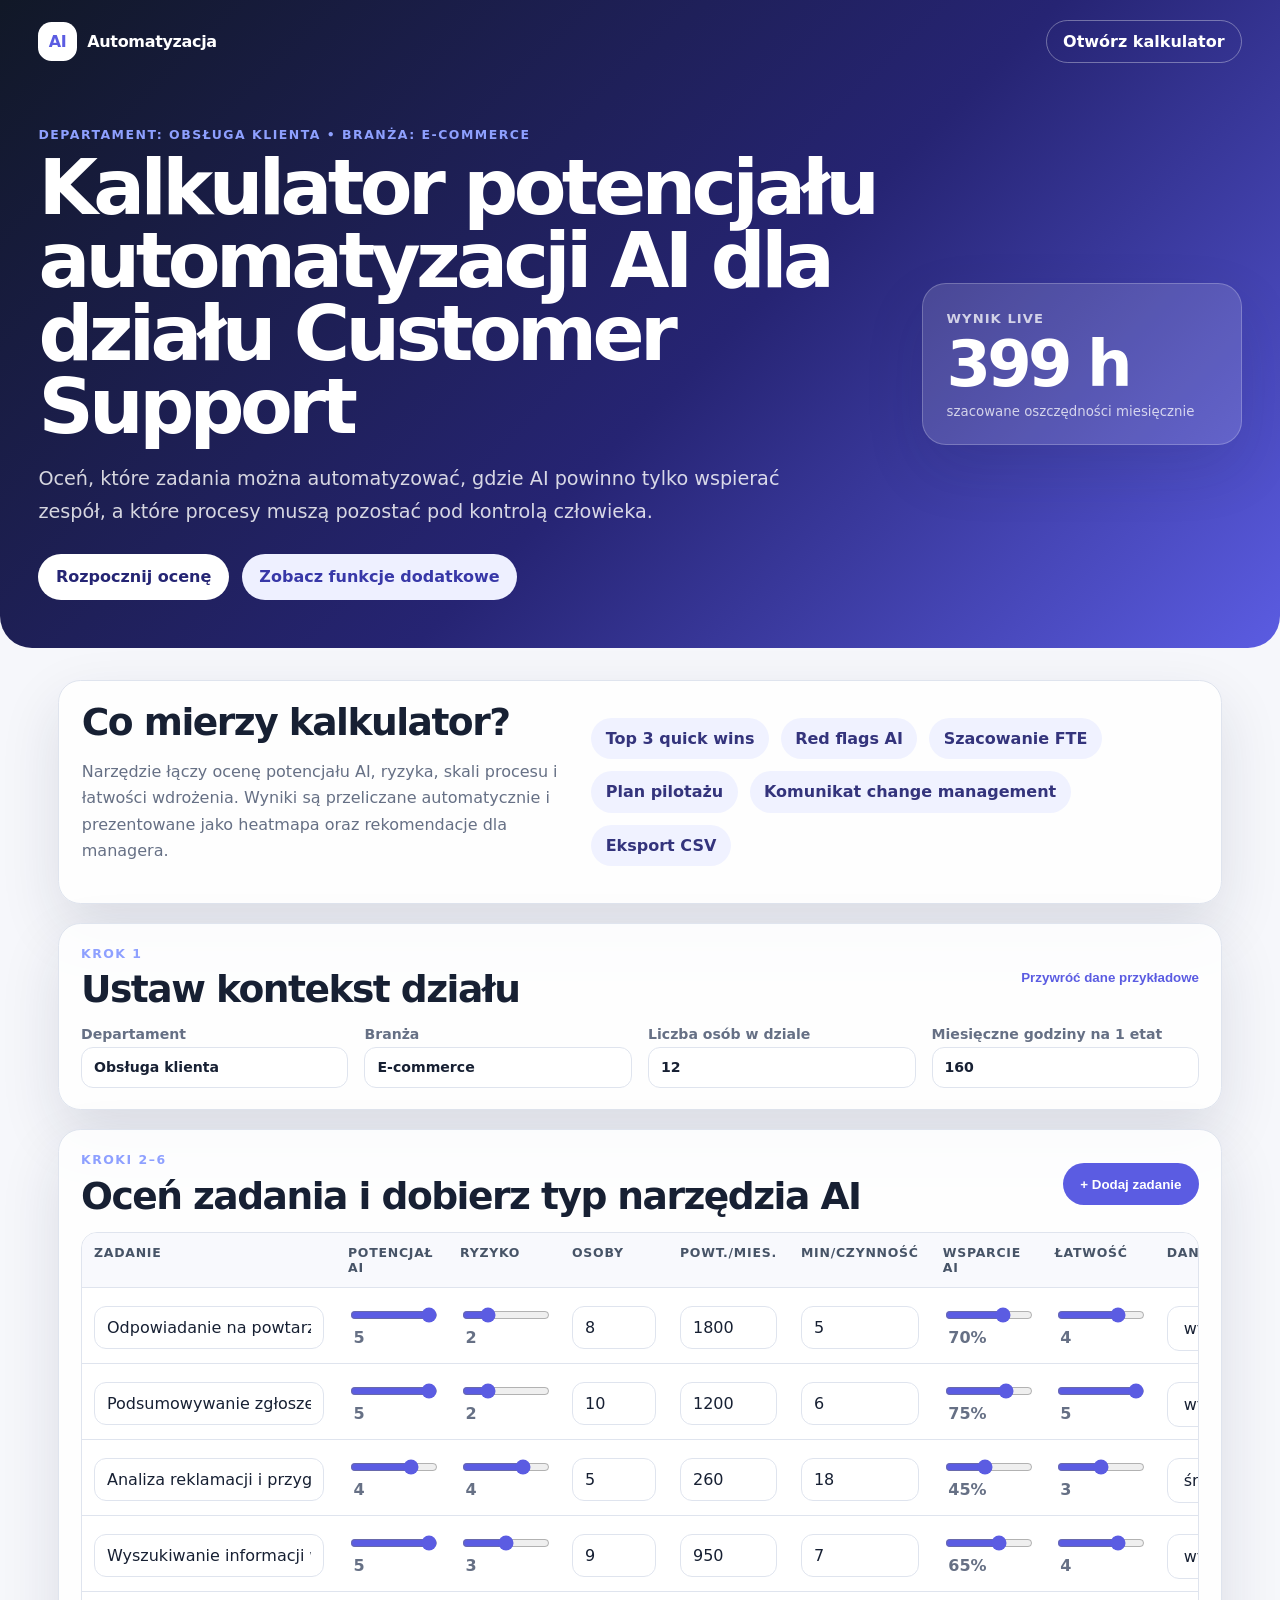
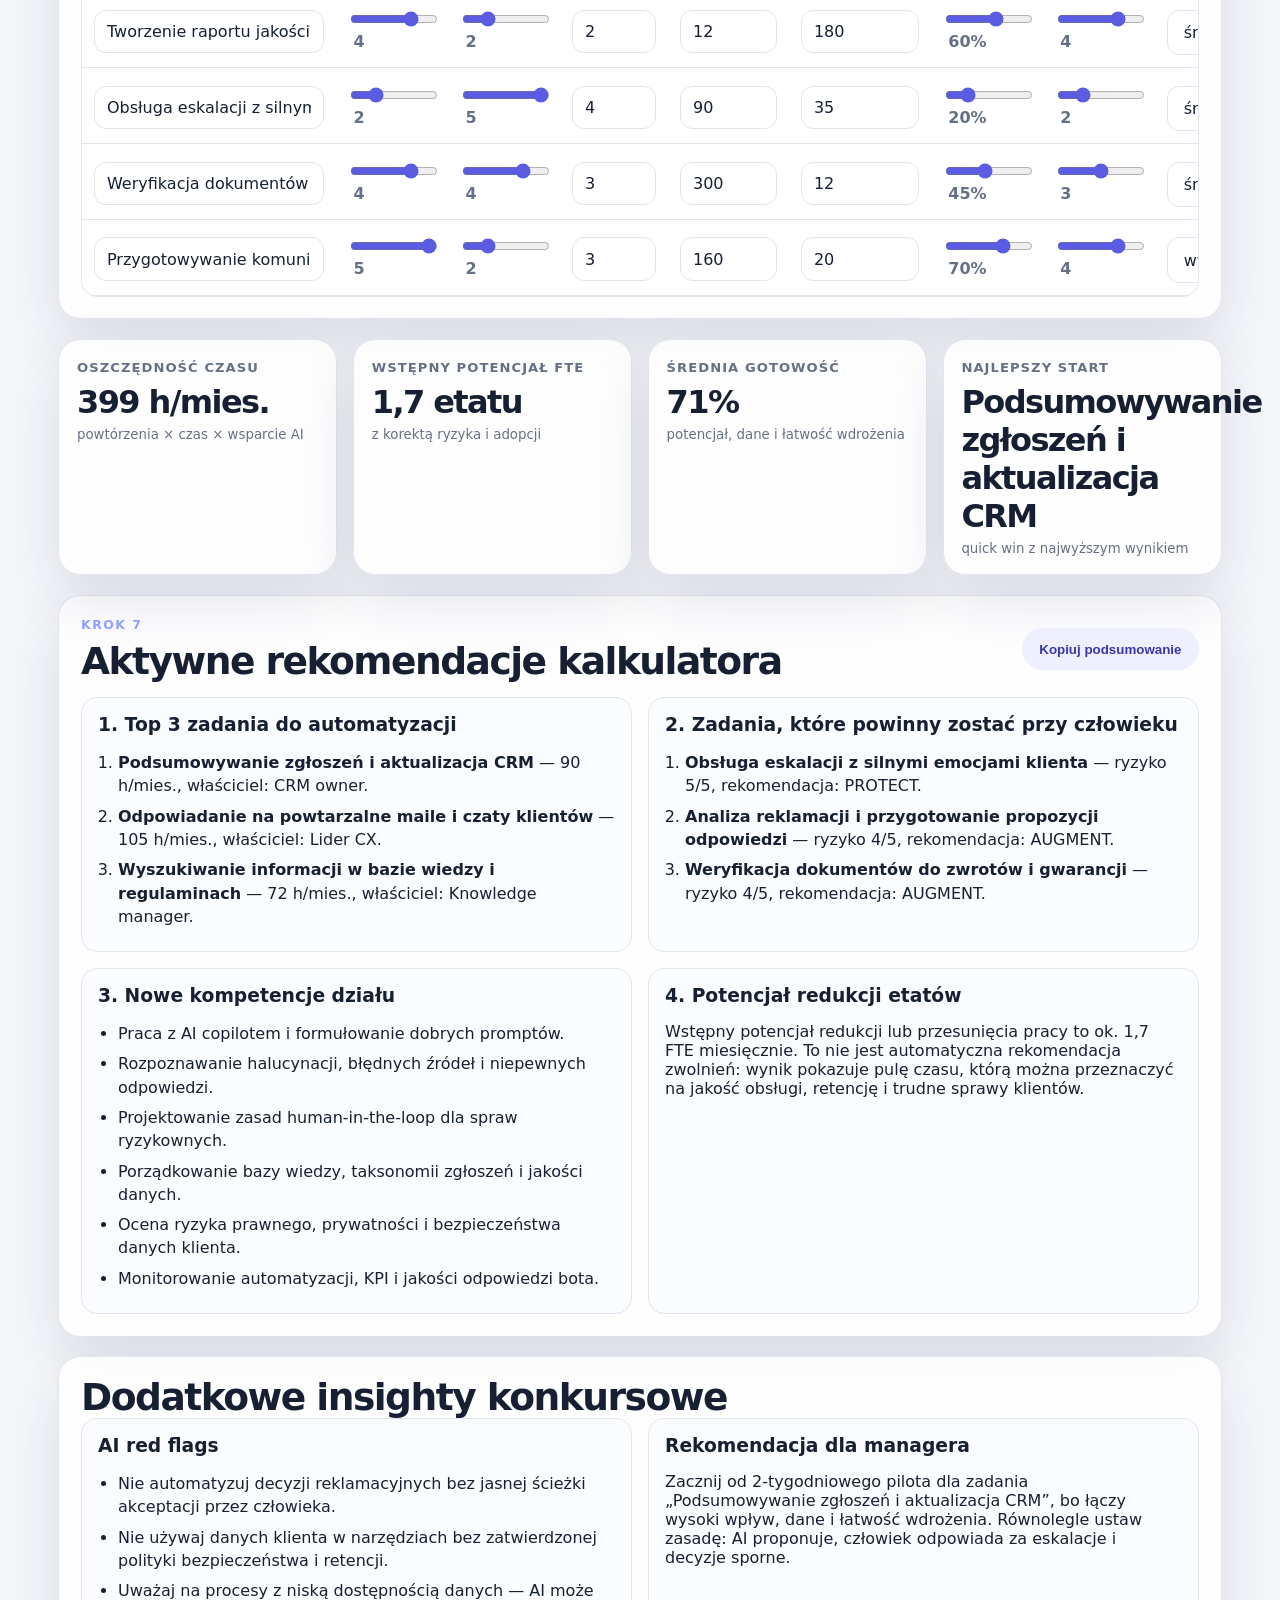
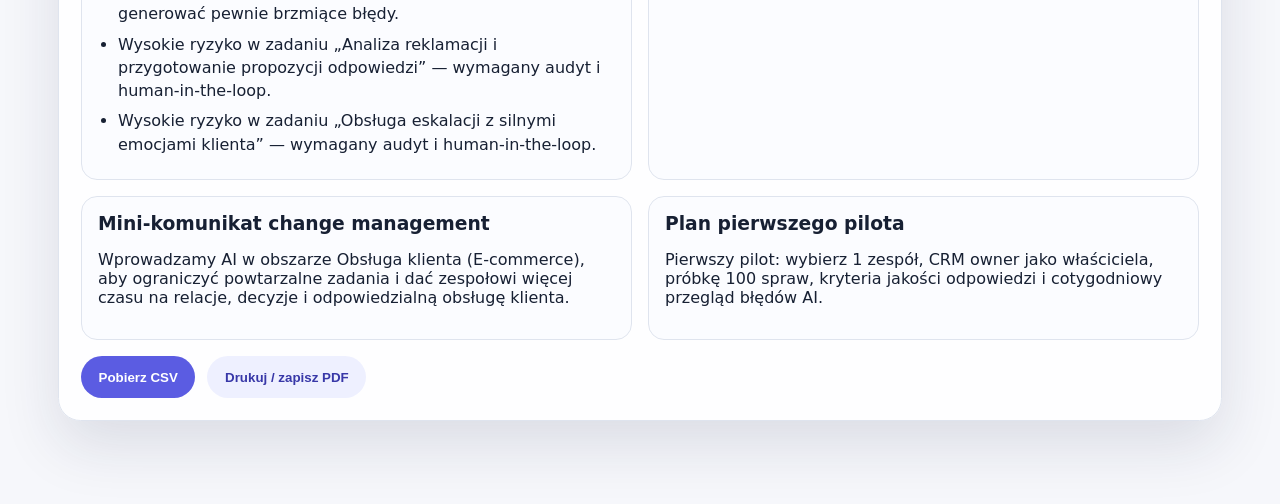
<file: index.html>
<!doctype html>
<html lang="pl">
<head>
  <meta charset="utf-8" />
  <meta name="viewport" content="width=device-width, initial-scale=1" />
  <title>AI Automatyzacja — mini-kalkulator potencjału</title>
  <link rel="stylesheet" href="styles.css" />
</head>
<body>
  <header class="hero">
    <nav class="topbar" aria-label="Główna nawigacja">
      <div class="brand"><span class="brand-mark">AI</span> Automatyzacja</div>
      <a class="ghost-link" href="#calculator">Otwórz kalkulator</a>
    </nav>
    <section class="hero-grid">
      <div>
        <p class="eyebrow">Departament: Obsługa klienta • Branża: e-commerce</p>
        <h1>Kalkulator potencjału automatyzacji AI dla działu Customer Support</h1>
        <p class="lead">Oceń, które zadania można automatyzować, gdzie AI powinno tylko wspierać zespół, a które procesy muszą pozostać pod kontrolą człowieka.</p>
        <div class="hero-actions">
          <a class="primary-link" href="#calculator">Rozpocznij ocenę</a>
          <a class="secondary-link" href="#features">Zobacz funkcje dodatkowe</a>
        </div>
      </div>
      <aside class="score-card" aria-label="Podsumowanie kalkulatora">
        <span class="score-label">Wynik live</span>
        <strong id="heroScore">0 h</strong>
        <small>szacowane oszczędności miesięcznie</small>
      </aside>
    </section>
  </header>

  <main>
    <section class="intro" id="features">
      <div>
        <h2>Co mierzy kalkulator?</h2>
        <p>Narzędzie łączy ocenę potencjału AI, ryzyka, skali procesu i łatwości wdrożenia. Wyniki są przeliczane automatycznie i prezentowane jako heatmapa oraz rekomendacje dla managera.</p>
      </div>
      <div class="feature-list">
        <span>Top 3 quick wins</span>
        <span>Red flags AI</span>
        <span>Szacowanie FTE</span>
        <span>Plan pilotażu</span>
        <span>Komunikat change management</span>
        <span>Eksport CSV</span>
      </div>
    </section>

    <section class="panel" id="calculator">
      <div class="panel-header">
        <div>
          <p class="eyebrow">Krok 1</p>
          <h2>Ustaw kontekst działu</h2>
        </div>
        <button id="resetBtn" class="text-button" type="button">Przywróć dane przykładowe</button>
      </div>
      <div class="context-grid">
        <label>Departament
          <input id="department" value="Obsługa klienta" />
        </label>
        <label>Branża
          <input id="industry" value="E-commerce" />
        </label>
        <label>Liczba osób w dziale
          <input id="teamSize" type="number" min="1" value="12" />
        </label>
        <label>Miesięczne godziny na 1 etat
          <input id="fteHours" type="number" min="1" value="160" />
        </label>
      </div>
    </section>

    <section class="panel">
      <div class="panel-header">
        <div>
          <p class="eyebrow">Kroki 2–6</p>
          <h2>Oceń zadania i dobierz typ narzędzia AI</h2>
        </div>
        <button id="addTaskBtn" class="primary-button" type="button">+ Dodaj zadanie</button>
      </div>
      <div class="table-wrap">
        <table aria-describedby="tableHelp">
          <caption id="tableHelp">Tabela zadań: potencjał AI, ryzyko, skala, oszczędności, rekomendacja i narzędzie.</caption>
          <thead>
            <tr>
              <th>Zadanie</th>
              <th>Potencjał AI</th>
              <th>Ryzyko</th>
              <th>Osoby</th>
              <th>Powt./mies.</th>
              <th>Min/czynność</th>
              <th>Wsparcie AI</th>
              <th>Łatwość</th>
              <th>Dane</th>
              <th>Właściciel</th>
              <th>Rekomendacja</th>
              <th>Narzędzie AI</th>
              <th>Oszczędność</th>
              <th></th>
            </tr>
          </thead>
          <tbody id="taskRows"></tbody>
        </table>
      </div>
    </section>

    <section class="dashboard" aria-label="Wyniki kalkulatora">
      <article class="metric">
        <span>Oszczędność czasu</span>
        <strong id="timeSaved">0 h/mies.</strong>
        <small>powtórzenia × czas × wsparcie AI</small>
      </article>
      <article class="metric">
        <span>Wstępny potencjał FTE</span>
        <strong id="ftePotential">0,0 etatu</strong>
        <small>z korektą ryzyka i adopcji</small>
      </article>
      <article class="metric">
        <span>Średnia gotowość</span>
        <strong id="readiness">0%</strong>
        <small>potencjał, dane i łatwość wdrożenia</small>
      </article>
      <article class="metric">
        <span>Najlepszy start</span>
        <strong id="bestPilot">—</strong>
        <small>quick win z najwyższym wynikiem</small>
      </article>
    </section>

    <section class="answers panel">
      <div class="panel-header">
        <div>
          <p class="eyebrow">Krok 7</p>
          <h2>Aktywne rekomendacje kalkulatora</h2>
        </div>
        <button id="copySummaryBtn" class="secondary-button" type="button">Kopiuj podsumowanie</button>
      </div>
      <div class="answer-grid">
        <article>
          <h3>1. Top 3 zadania do automatyzacji</h3>
          <ol id="quickWins"></ol>
        </article>
        <article>
          <h3>2. Zadania, które powinny zostać przy człowieku</h3>
          <ol id="protectedTasks"></ol>
        </article>
        <article>
          <h3>3. Nowe kompetencje działu</h3>
          <ul id="skillsList"></ul>
        </article>
        <article>
          <h3>4. Potencjał redukcji etatów</h3>
          <p id="fteNarrative"></p>
        </article>
      </div>
    </section>

    <section class="panel insights">
      <h2>Dodatkowe insighty konkursowe</h2>
      <div class="insight-grid">
        <article>
          <h3>AI red flags</h3>
          <ul id="redFlags"></ul>
        </article>
        <article>
          <h3>Rekomendacja dla managera</h3>
          <p id="managerRecommendation"></p>
        </article>
        <article>
          <h3>Mini-komunikat change management</h3>
          <p id="changeMessage"></p>
        </article>
        <article>
          <h3>Plan pierwszego pilota</h3>
          <p id="pilotPlan"></p>
        </article>
      </div>
      <div class="export-actions">
        <button id="downloadCsvBtn" class="primary-button" type="button">Pobierz CSV</button>
        <button id="printBtn" class="secondary-button" type="button">Drukuj / zapisz PDF</button>
      </div>
    </section>
  </main>

  <template id="taskRowTemplate">
    <tr>
      <td><input class="task-name" aria-label="Nazwa zadania" /></td>
      <td><input class="ai-potential" type="range" min="1" max="5" /><output></output></td>
      <td><input class="risk" type="range" min="1" max="5" /><output></output></td>
      <td><input class="people" type="number" min="1" /></td>
      <td><input class="repetitions" type="number" min="0" /></td>
      <td><input class="minutes" type="number" min="1" /></td>
      <td><input class="support" type="range" min="0" max="100" step="5" /><output></output></td>
      <td><input class="ease" type="range" min="1" max="5" /><output></output></td>
      <td>
        <select class="data-availability">
          <option value="high">wysoka</option>
          <option value="medium">średnia</option>
          <option value="low">niska</option>
        </select>
      </td>
      <td><input class="owner" /></td>
      <td><span class="badge recommendation"></span></td>
      <td>
        <select class="tool-type">
          <option>Chatbot / voicebot</option>
          <option>AI copilot dla konsultanta</option>
          <option>RAG / wyszukiwarka wiedzy</option>
          <option>Automatyzacja workflow + LLM</option>
          <option>Analityka predykcyjna</option>
          <option>OCR + analiza dokumentów</option>
          <option>Generator treści</option>
        </select>
      </td>
      <td><strong class="saved-hours"></strong><small class="comment"></small></td>
      <td><button class="delete-row" type="button" aria-label="Usuń zadanie">×</button></td>
    </tr>
  </template>

  <script src="app.js"></script>
</body>
</html>
</file>
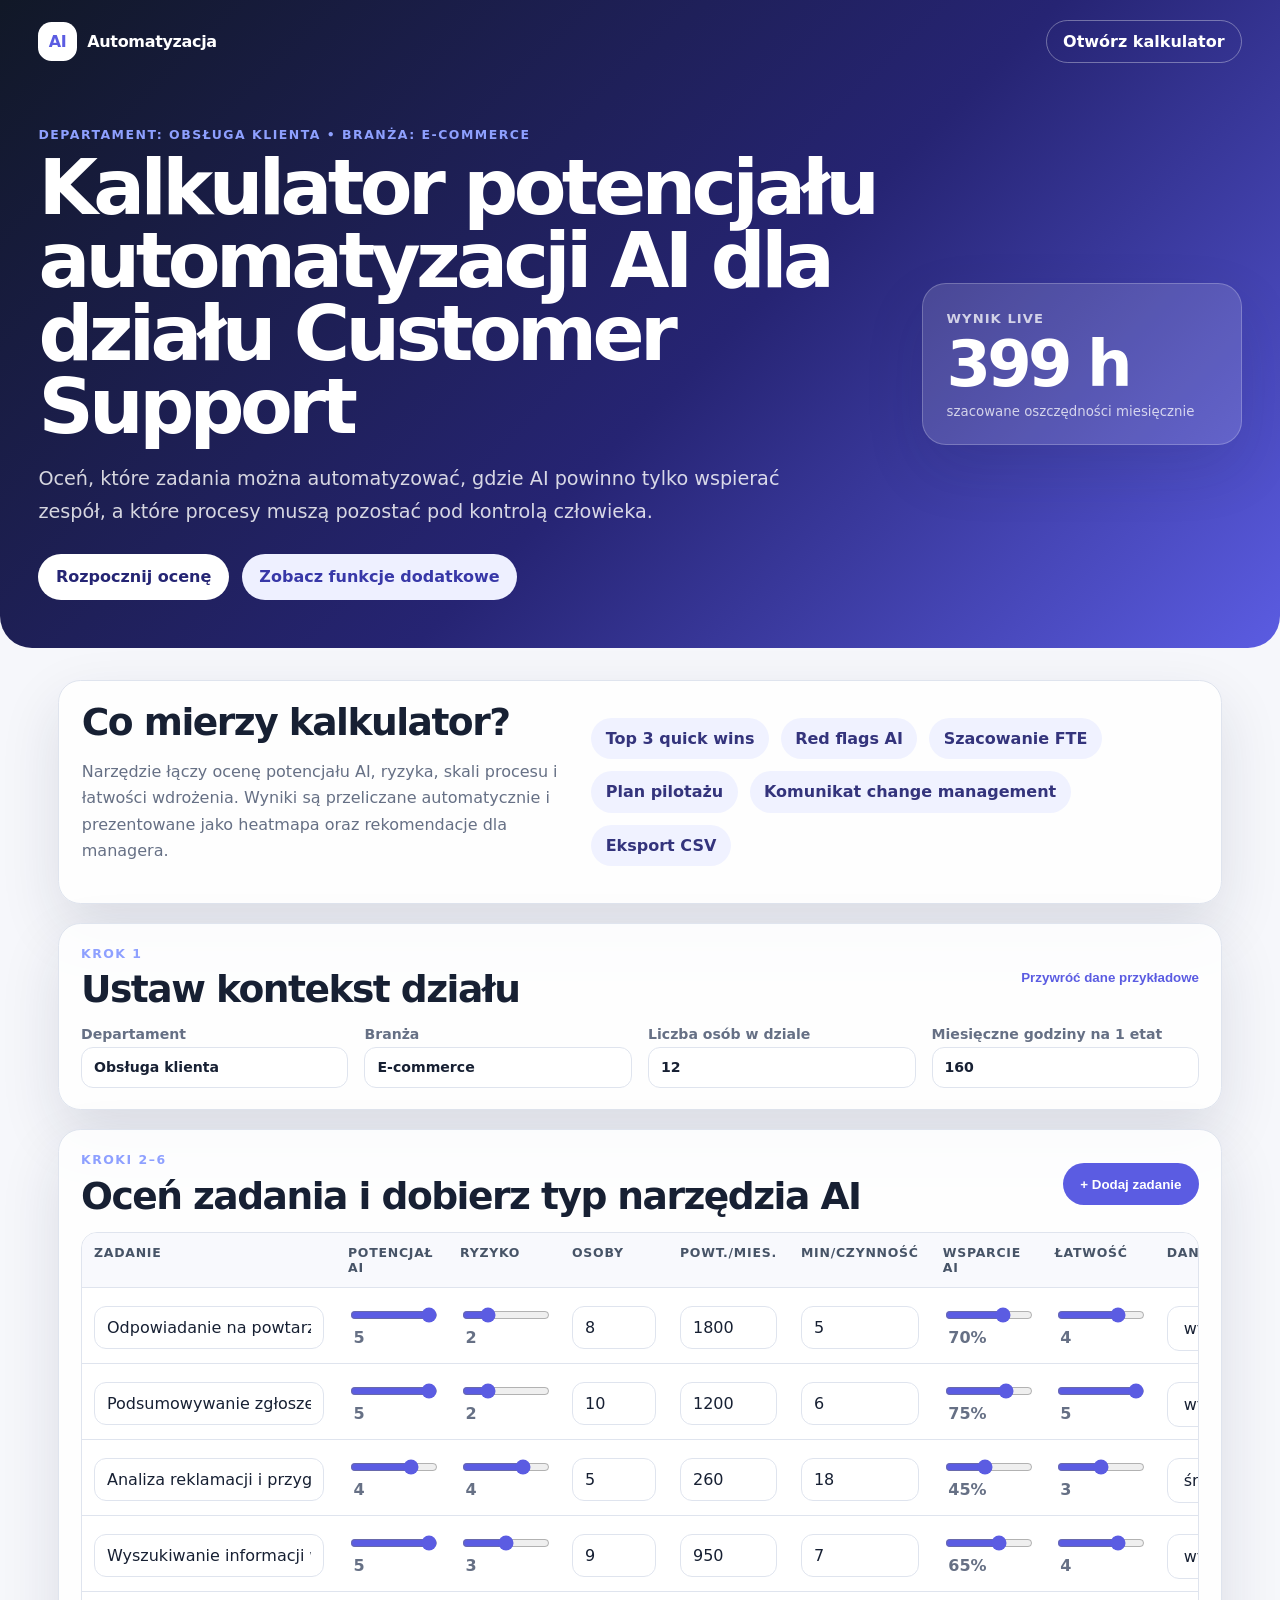
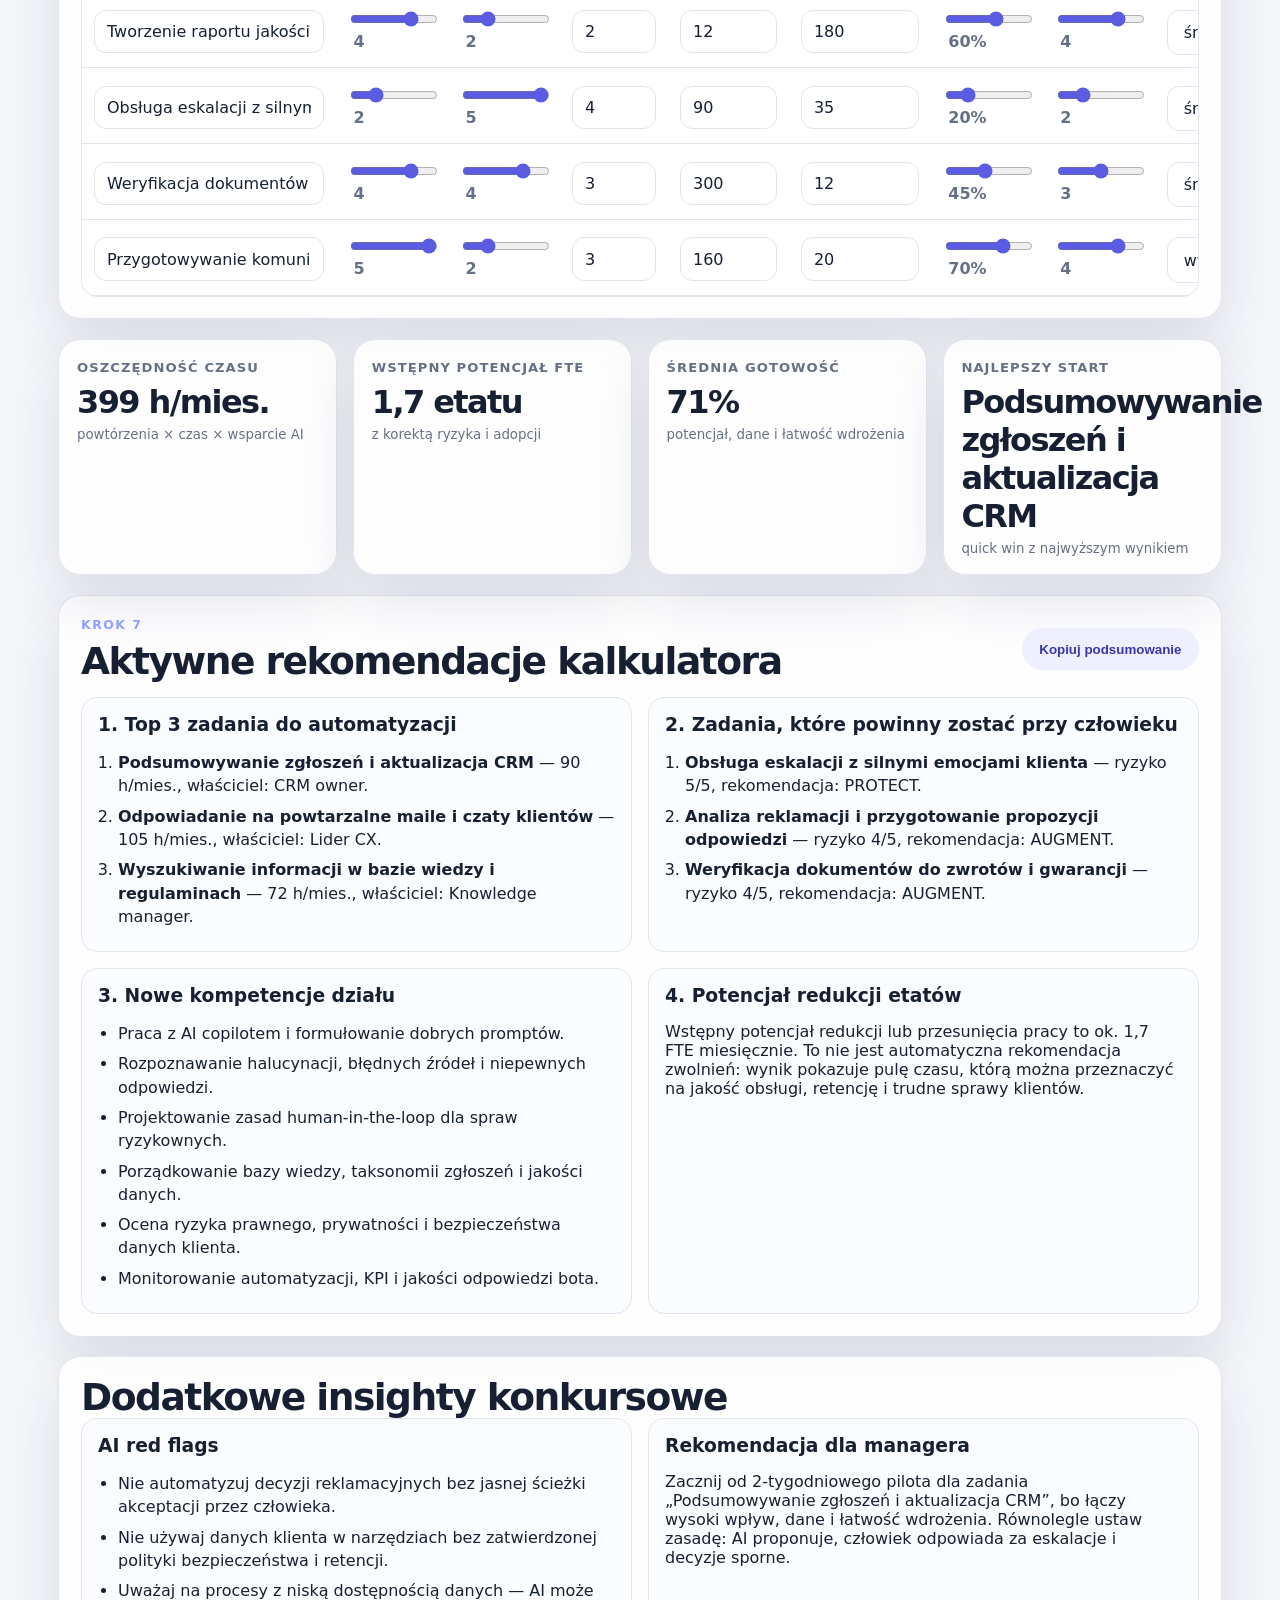
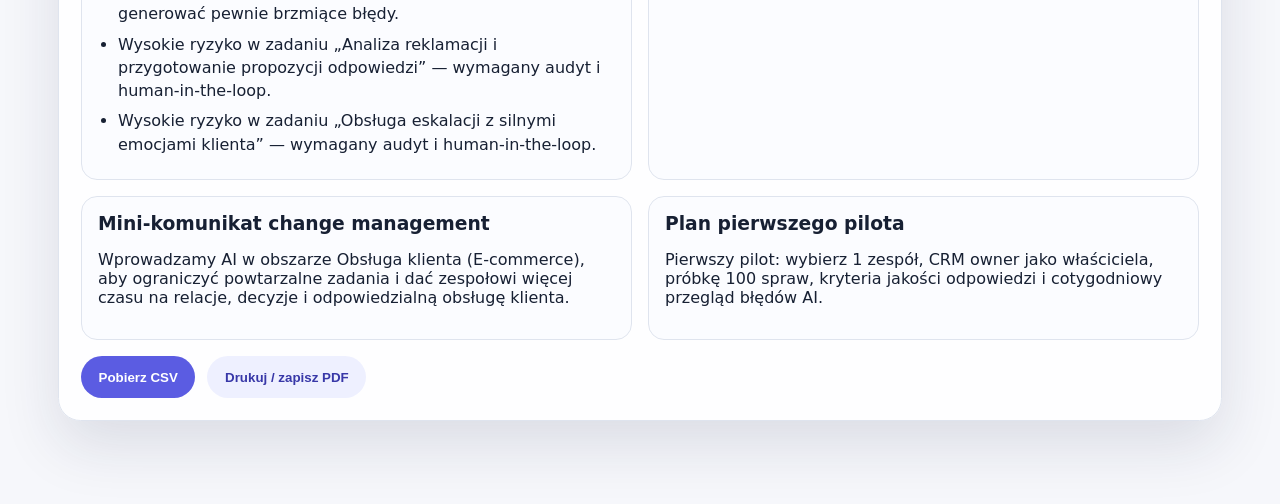
<file: ai-calc-index.html>
<!doctype html>
<html lang="pl">
<head>
  <meta charset="utf-8" />
  <meta name="viewport" content="width=device-width, initial-scale=1" />
  <meta http-equiv="refresh" content="0; url=./index.html" />
  <title>Przekierowanie do kalkulatora AI</title>
  <script>
    window.location.replace('./index.html');
  </script>
</head>
<body>
  <main>
    <h1>Przekierowanie do kalkulatora AI</h1>
    <p>Jeśli przekierowanie nie zadziała automatycznie, otwórz <a href="./index.html">index.html</a>.</p>
  </main>
</body>
</html>
</file>
<file: styles.css>
:root {
  color-scheme: light;
  --bg: #f6f7fb;
  --card: #ffffff;
  --ink: #172033;
  --muted: #667085;
  --line: #dfe4ee;
  --primary: #5b5ce2;
  --primary-dark: #3838a8;
  --green: #12805c;
  --green-bg: #e9f8f1;
  --yellow: #9a6700;
  --yellow-bg: #fff5d6;
  --red: #b42318;
  --red-bg: #ffebe9;
  --blue: #175cd3;
  --blue-bg: #eaf1ff;
  --shadow: 0 24px 60px rgba(26, 35, 67, 0.12);
}

* { box-sizing: border-box; }
html { scroll-behavior: smooth; }
body {
  margin: 0;
  font-family: Inter, ui-sans-serif, system-ui, -apple-system, BlinkMacSystemFont, "Segoe UI", sans-serif;
  background: radial-gradient(circle at top left, #ebeaff 0, transparent 34rem), var(--bg);
  color: var(--ink);
}

.hero {
  padding: 1.25rem clamp(1rem, 3vw, 3rem) 3rem;
  background: linear-gradient(135deg, #111827 0%, #262473 55%, #5b5ce2 100%);
  color: white;
  border-bottom-left-radius: 2rem;
  border-bottom-right-radius: 2rem;
}
.topbar, .hero-grid, main { max-width: 1240px; margin: 0 auto; }
.topbar { display: flex; align-items: center; justify-content: space-between; gap: 1rem; }
.brand { display: flex; align-items: center; gap: .65rem; font-weight: 800; letter-spacing: -.02em; }
.brand-mark { display: inline-grid; place-items: center; width: 2.4rem; height: 2.4rem; border-radius: .85rem; background: white; color: var(--primary); }
.ghost-link, .primary-link, .secondary-link { color: inherit; text-decoration: none; font-weight: 700; }
.ghost-link { border: 1px solid rgba(255,255,255,.35); padding: .7rem 1rem; border-radius: 999px; }
.hero-grid { display: grid; grid-template-columns: minmax(0, 1fr) 320px; gap: 2rem; align-items: center; padding-top: 4rem; }
.eyebrow { text-transform: uppercase; letter-spacing: .12em; font-size: .78rem; font-weight: 800; color: #8ea0ff; margin: 0 0 .6rem; }
h1 { font-size: clamp(2.4rem, 6vw, 5.4rem); line-height: .95; margin: 0; letter-spacing: -.06em; max-width: 930px; }
h2 { font-size: clamp(1.5rem, 3vw, 2.35rem); line-height: 1.05; margin: 0; letter-spacing: -.04em; }
h3 { margin: 0 0 .7rem; }
.lead { max-width: 760px; color: rgba(255,255,255,.82); font-size: 1.2rem; line-height: 1.7; }
.hero-actions { display: flex; flex-wrap: wrap; gap: .8rem; margin-top: 1.6rem; }
.primary-link, .secondary-link, button { border: 0; border-radius: 999px; padding: .85rem 1.1rem; cursor: pointer; font-weight: 800; }
.primary-link, .primary-button { background: var(--primary); color: white; }
.primary-link { background: white; color: #252574; }
.secondary-link, .secondary-button { background: #eef0ff; color: var(--primary-dark); }
.text-button { background: transparent; color: var(--primary); padding-inline: 0; }
.score-card { background: rgba(255,255,255,.13); border: 1px solid rgba(255,255,255,.22); border-radius: 1.5rem; padding: 1.5rem; box-shadow: var(--shadow); }
.score-label, .metric span { color: var(--muted); font-weight: 800; font-size: .82rem; text-transform: uppercase; letter-spacing: .08em; }
.score-card .score-label, .score-card small { color: rgba(255,255,255,.75); }
.score-card strong { display: block; font-size: 4rem; letter-spacing: -.06em; }

main { padding: 2rem clamp(1rem, 3vw, 3rem) 4rem; }
.intro, .panel, .metric { background: rgba(255,255,255,.86); border: 1px solid var(--line); border-radius: 1.4rem; box-shadow: var(--shadow); }
.intro { display: grid; grid-template-columns: 1fr 1.25fr; gap: 1.5rem; padding: 1.4rem; margin-bottom: 1.2rem; }
.intro p { color: var(--muted); line-height: 1.65; }
.feature-list { display: flex; flex-wrap: wrap; align-content: center; gap: .75rem; }
.feature-list span { padding: .7rem .9rem; border-radius: 999px; background: #f0f2ff; color: #34347c; font-weight: 800; }
.panel { padding: 1.35rem; margin: 1.2rem 0; }
.panel-header { display: flex; justify-content: space-between; align-items: center; gap: 1rem; margin-bottom: 1rem; }
.context-grid { display: grid; grid-template-columns: repeat(4, minmax(0, 1fr)); gap: 1rem; }
label { color: var(--muted); font-size: .88rem; font-weight: 800; }
input, select { width: 100%; margin-top: .35rem; border: 1px solid var(--line); border-radius: .75rem; padding: .7rem .75rem; background: white; color: var(--ink); font: inherit; }
input[type="range"] { padding: 0; accent-color: var(--primary); }
.table-wrap { overflow-x: auto; border: 1px solid var(--line); border-radius: 1rem; }
table { width: 100%; border-collapse: collapse; min-width: 1480px; background: white; }
caption { position: absolute; left: -10000px; }
th, td { padding: .75rem; border-bottom: 1px solid var(--line); text-align: left; vertical-align: top; }
th { background: #f8f9fd; color: #475467; font-size: .78rem; text-transform: uppercase; letter-spacing: .06em; }
td input, td select { min-width: 84px; }
.task-name { min-width: 230px; }
output { display: inline-block; min-width: 2rem; margin-left: .35rem; color: var(--muted); font-weight: 800; }
.badge { display: inline-flex; align-items: center; border-radius: 999px; padding: .45rem .65rem; font-size: .78rem; font-weight: 900; white-space: nowrap; }
.badge.automate { background: var(--green-bg); color: var(--green); }
.badge.augment { background: var(--yellow-bg); color: var(--yellow); }
.badge.protect { background: var(--red-bg); color: var(--red); }
.badge.redesign, .badge.reskill { background: var(--blue-bg); color: var(--blue); }
.saved-hours { display: block; white-space: nowrap; }
.comment { color: var(--muted); display: block; min-width: 145px; }
.delete-row { width: 2rem; height: 2rem; padding: 0; background: #fff1f0; color: var(--red); border-radius: .65rem; font-size: 1.2rem; }
.dashboard { display: grid; grid-template-columns: repeat(4, minmax(0, 1fr)); gap: 1rem; }
.metric { padding: 1.1rem; }
.metric strong { display: block; font-size: 2rem; margin: .4rem 0 .2rem; letter-spacing: -.05em; }
.metric small { color: var(--muted); }
.answer-grid, .insight-grid { display: grid; grid-template-columns: repeat(2, minmax(0, 1fr)); gap: 1rem; }
.answer-grid article, .insight-grid article { border: 1px solid var(--line); border-radius: 1rem; padding: 1rem; background: #fbfcff; }
ol, ul { padding-left: 1.25rem; margin-bottom: 0; }
li { margin: .45rem 0; line-height: 1.45; }
.export-actions { display: flex; gap: .75rem; margin-top: 1rem; }

@media (max-width: 900px) {
  .hero-grid, .intro, .context-grid, .dashboard, .answer-grid, .insight-grid { grid-template-columns: 1fr; }
  .score-card strong { font-size: 3rem; }
}

@media print {
  .hero, .export-actions, .delete-row, #addTaskBtn, #resetBtn, #copySummaryBtn { display: none; }
  body { background: white; }
  main { padding: 0; }
  .panel, .metric, .intro { box-shadow: none; break-inside: avoid; }
}
</file>
